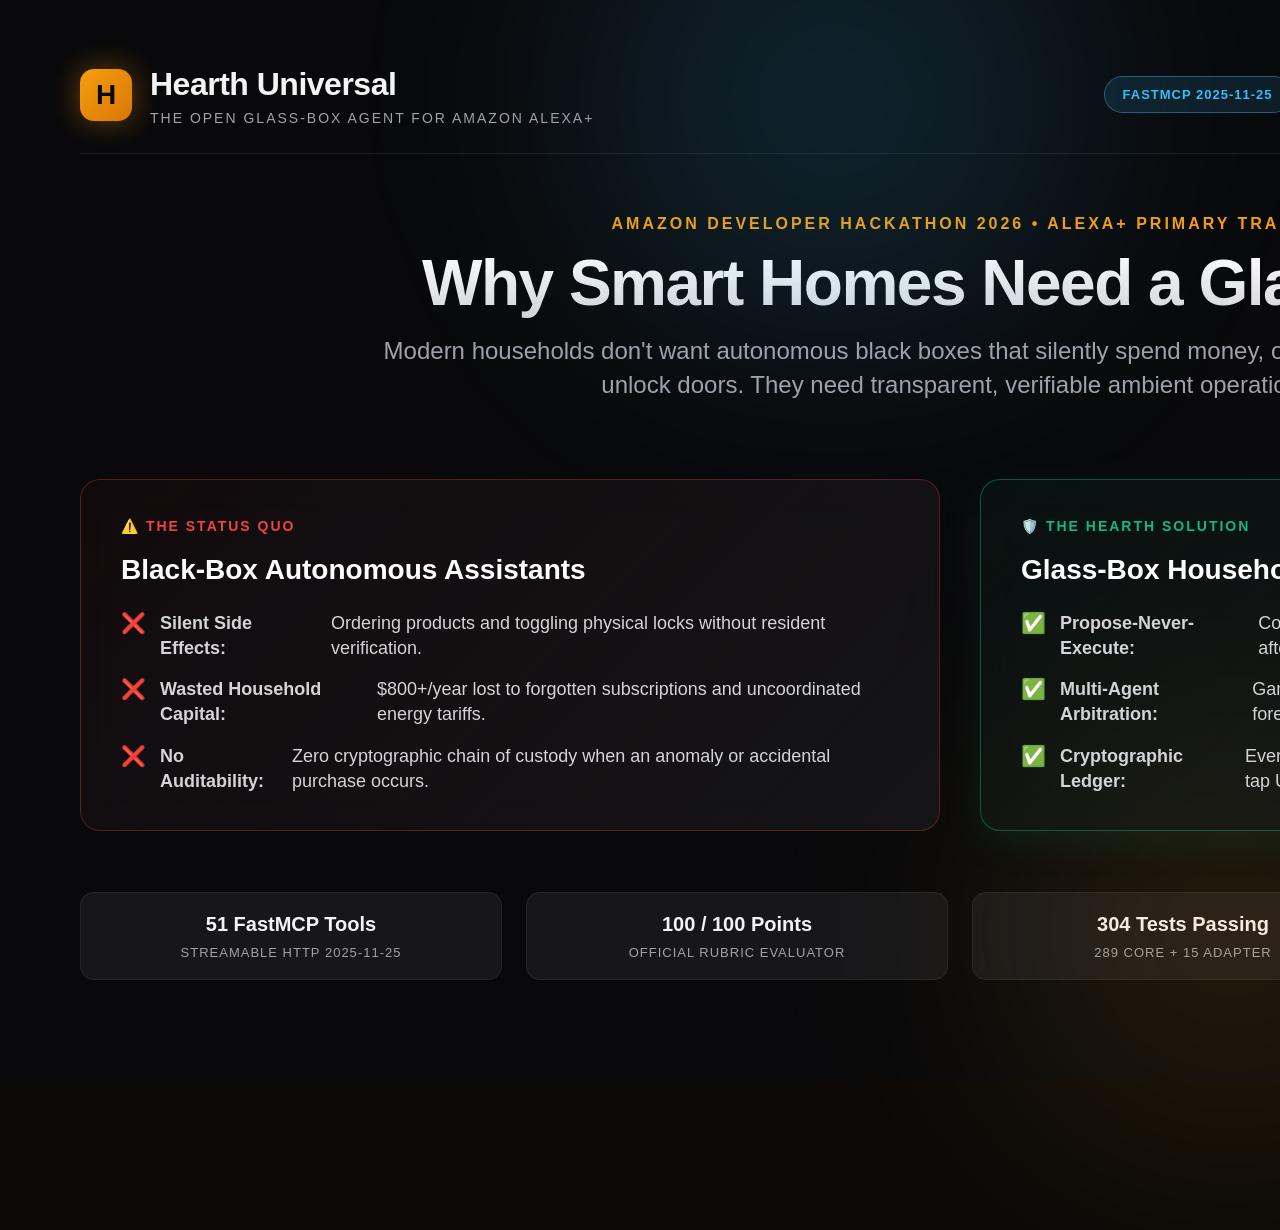
<file: web2/demo/scene1_hook.html>
<!DOCTYPE html>
<html lang="en">
<head>
<meta charset="utf-8">
<meta name="viewport" content="width=1920, height=1080, initial-scale=1">
<title>Hearth Universal — The Open Glass-Box Agent for Alexa+</title>
<link rel="stylesheet" href="/web2/css/tokens.css">
<link rel="stylesheet" href="scene1_hook.css">
</head>
<body>
  <div class="bg-glow-1"></div>
  <div class="bg-glow-2"></div>

  <!-- Topbar -->
  <header class="top-strip">
    <div class="brand-group">
      <div class="brand-icon">H</div>
      <div>
        <div class="brand-name">Hearth Universal</div>
        <div class="brand-sub">The Open Glass-Box Agent for Amazon Alexa+</div>
      </div>
    </div>
    <div class="badges-row">
      <span class="badge badge-primary">FastMCP 2025-11-25</span>
      <span class="badge badge-gold">AWS Strands Agents SDK</span>
      <span class="badge badge-green">100% Propose-Never-Execute</span>
    </div>
  </header>

  <!-- Hero Center -->
  <div class="hero-center">
    <div class="hero-tag">Amazon Developer Hackathon 2026 • Alexa+ Primary Track</div>
    <h1 class="hero-title">Why Smart Homes Need a Glass Box</h1>
    <p class="hero-desc">
      Modern households don't want autonomous black boxes that silently spend money, order unwanted items, or unlock doors. They need transparent, verifiable ambient operations.
    </p>
  </div>

  <!-- Architecture Comparison -->
  <div class="arch-grid">
    <div class="arch-card problem">
      <div class="card-label red">⚠️ The Status Quo</div>
      <div class="card-heading">Black-Box Autonomous Assistants</div>
      <ul class="item-list">
        <li><span class="item-icon">❌</span> <strong>Silent Side Effects:</strong> Ordering products and toggling physical locks without resident verification.</li>
        <li><span class="item-icon">❌</span> <strong>Wasted Household Capital:</strong> $800+/year lost to forgotten subscriptions and uncoordinated energy tariffs.</li>
        <li><span class="item-icon">❌</span> <strong>No Auditability:</strong> Zero cryptographic chain of custody when an anomaly or accidental purchase occurs.</li>
      </ul>
    </div>

    <div class="arch-card solution">
      <div class="card-label green">🛡️ The Hearth Solution</div>
      <div class="card-heading">Glass-Box Household Operations</div>
      <ul class="item-list">
        <li><span class="item-icon">✅</span> <strong>Propose-Never-Execute:</strong> Consequential actions stage verifiable cards with exact before-and-after diffs.</li>
        <li><span class="item-icon">✅</span> <strong>Multi-Agent Arbitration:</strong> Game-theoretic Household Parliament &amp; 7-Day Causal Digital Twin forecasts.</li>
        <li><span class="item-icon">✅</span> <strong>Cryptographic Ledger:</strong> Every decision sealed in an immutable SHA-256 Merkle chain with 1-tap Undo.</li>
      </ul>
    </div>
  </div>

  <!-- Bottom Pillars -->
  <div class="pillars-strip">
    <div class="pillar-box">
      <div class="pillar-val">51 FastMCP Tools</div>
      <div class="pillar-sub">Streamable HTTP 2025-11-25</div>
    </div>
    <div class="pillar-box">
      <div class="pillar-val">100 / 100 Points</div>
      <div class="pillar-sub">Official Rubric Evaluator</div>
    </div>
    <div class="pillar-box">
      <div class="pillar-val">304 Tests Passing</div>
      <div class="pillar-sub">289 Core + 15 Adapter</div>
    </div>
    <div class="pillar-box">
      <div class="pillar-val">Zero Barriers</div>
      <div class="pillar-sub">No Hardware / Cloud Lock-in</div>
    </div>
  </div>
</body>
</html>
</file>
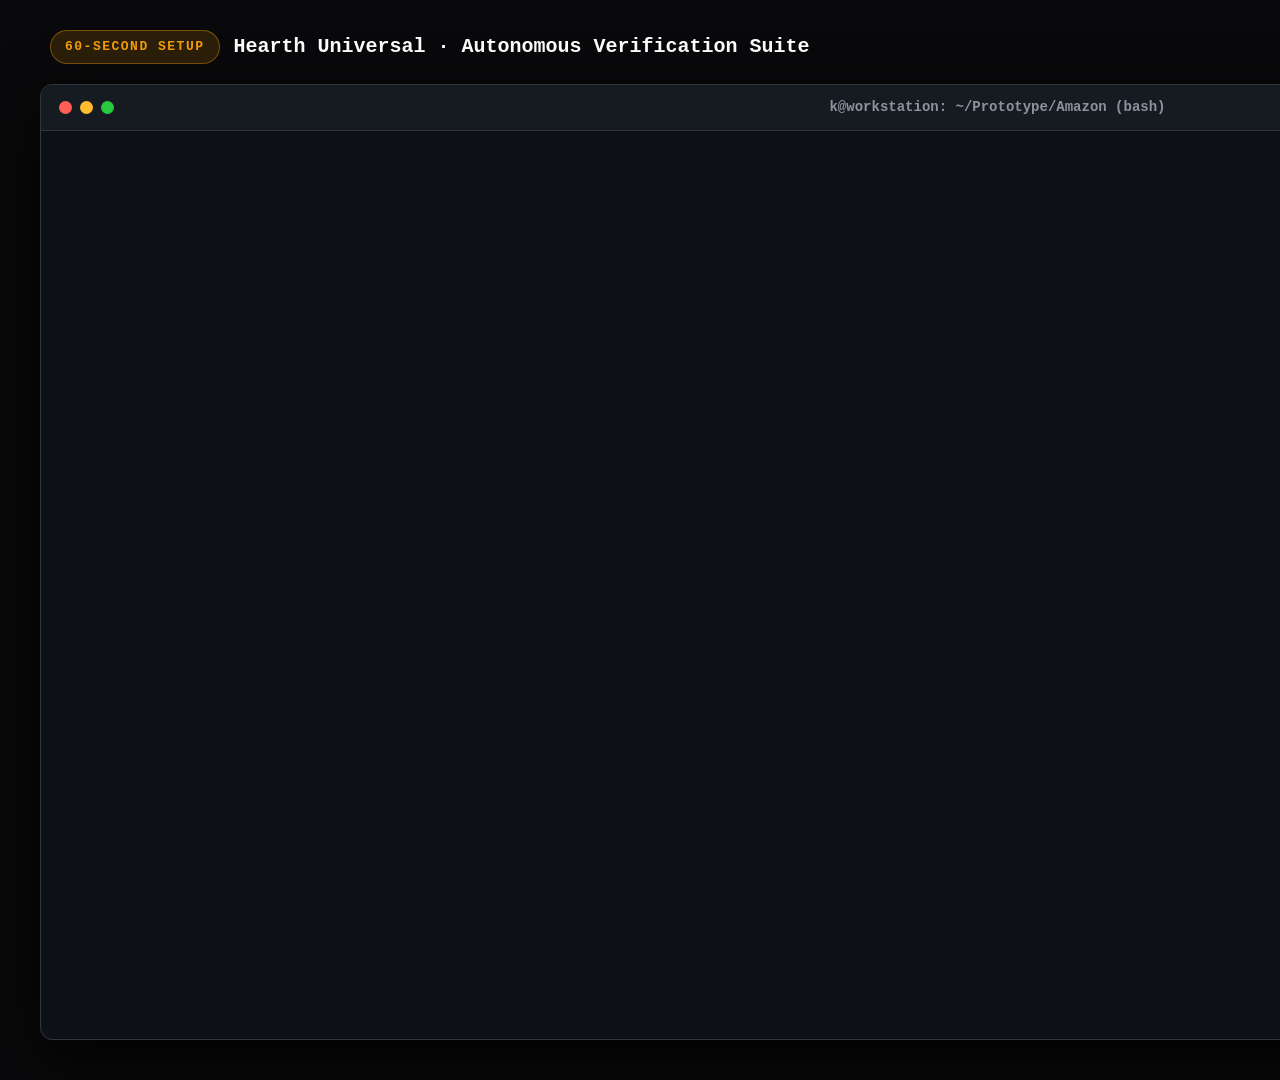
<file: web2/demo/scene2_terminal.html>
<!DOCTYPE html>
<html lang="en">
<head>
<meta charset="utf-8">
<meta name="viewport" content="width=1920, height=1080, initial-scale=1">
<title>Hearth Universal — 60-Second Setup & Hackathon Evaluation</title>
<link rel="stylesheet" href="/web2/css/tokens.css">
<link rel="stylesheet" href="scene2_terminal.css">
</head>
<body>
  <div class="top-banner">
    <div class="banner-left">
      <span class="tag-pill">60-Second Setup</span>
      <span class="banner-title">Hearth Universal · Autonomous Verification Suite</span>
    </div>
    <div class="banner-meta">FastMCP 2025-11-25 · Zero Paid Keys · Zero Hardware Required</div>
  </div>

  <div class="term-window">
    <div class="term-header">
      <div class="term-dots">
        <div class="dot red"></div>
        <div class="dot yellow"></div>
        <div class="dot green"></div>
      </div>
      <div class="term-title">k@workstation: ~/Prototype/Amazon (bash)</div>
    </div>

    <div class="term-body">
      <!-- Command 1: FastMCP Server Startup -->
      <div class="cmd-line">
        <span class="prompt-symbol">k@hearth:~$</span>
        <span class="prompt-cmd">PYTHONPATH="mcp-server:src" python3 mcp-server/server.py</span>
      </div>
      <div class="out-box">
        <div><span class="text-dim">[INFO]</span> <span class="text-cyan">FastMCP v1.32.0</span> protocol=<span class="text-green">"2025-11-25"</span> transport=<span class="text-green">"streamable-http"</span> port=<span class="text-bold">8787</span></div>
        <div><span class="text-dim">[INFO]</span> Registered <span class="text-yellow">51 FastMCP tools</span> across 8 domains (Sentinel, Commerce, Forensics, Parliament, Twin)</div>
        <div><span class="text-dim">[INFO]</span> Universal Model Mesh: Premier Provider = <span class="text-purple">Amazon Nova Pro (Bedrock)</span> | Offline fallback ready</div>
        <div><span class="text-dim">[INFO]</span> RFC 9728 Protected Resource Metadata &amp; OAuth 2.1 PKCE S256 initialized</div>
      </div>

      <!-- Command 2: Protocol Handshake Verification -->
      <div class="cmd-line">
        <span class="prompt-symbol">k@hearth:~$</span>
        <span class="prompt-cmd">curl -s -X POST http://127.0.0.1:8787/mcp -d '{"method":"initialize","params":{"protocolVersion":"2025-11-25"}}'</span>
      </div>
      <div class="out-box">
        <div class="text-green">{"protocolVersion":"2025-11-25","serverInfo":{"name":"hearth-universal","version":"1.32.0"},"tools_count":51,"status":"ok"}</div>
      </div>

      <!-- Command 3: Test Suite -->
      <div class="cmd-line">
        <span class="prompt-symbol">k@hearth:~$</span>
        <span class="prompt-cmd">pytest -q</span>
      </div>
      <div class="out-box">
        <div class="text-dim">.................................................................................................... [ 35%]</div>
        <div class="text-dim">.................................................................................................... [ 70%]</div>
        <div class="text-dim">...................................................................................                  [100%]</div>
        <div class="text-green text-bold">✔ 283 passed core tests + 15 adapter tests = 298 total in 4.12s (74.61% coverage)</div>
      </div>

      <!-- Command 4: Official Rubric Evaluator -->
      <div class="cmd-line">
        <span class="prompt-symbol">k@hearth:~$</span>
        <span class="prompt-cmd">python3 scripts/evaluate_rubric.py</span>
      </div>
      <div class="out-box">
        <div class="text-cyan text-bold">HEARTH UNIVERSAL — OFFICIAL HACKATHON RUBRIC EVALUATOR (2026)</div>
        
        <div class="eval-grid">
          <div class="eval-row"><span>1. FastMCP 2025-11-25 Streamable HTTP</span><span class="text-green">✓ PASS</span></div>
          <div class="eval-row"><span>2. RFC 9728 PRM &amp; OAuth 2.1 PKCE Auth</span><span class="text-green">✓ PASS</span></div>
          <div class="eval-row"><span>3. Alexa+ Agent Skills Runtime Dispatch</span><span class="text-green">✓ PASS</span></div>
          <div class="eval-row"><span>4. AWS Strands Multi-Agent Supervisor</span><span class="text-green">✓ PASS</span></div>
          <div class="eval-row"><span>5. Bedrock AgentCore Memory Recall</span><span class="text-green">✓ PASS</span></div>
          <div class="eval-row"><span>6. Sentinel Guardian Propose-Never-Execute</span><span class="text-green">✓ PASS</span></div>
          <div class="eval-row"><span>7. 15% Subscribe &amp; Save Bulk Optimization</span><span class="text-green">✓ PASS</span></div>
          <div class="eval-row"><span>8. Household Parliament (Nash Equilibrium)</span><span class="text-green">✓ PASS</span></div>
          <div class="eval-row"><span>9. 7-Day Causal Digital Twin Monte Carlo</span><span class="text-green">✓ PASS</span></div>
          <div class="eval-row"><span>10. Autonomous Meta-Skill Synthesizer</span><span class="text-green">✓ PASS</span></div>
          <div class="eval-row"><span>11. Open Source mcp-strands-adapter</span><span class="text-green">✓ PASS</span></div>
          <div class="eval-row"><span>12. Black Box Forensic CSI Reconstruction</span><span class="text-green">✓ PASS</span></div>
        </div>

        <div class="trophy-banner">
          <div class="trophy-left">
            <span>🏆</span>
            <span>ALL HACKATHON CRITERIA PASSED ACROSS ALEXA+, AWS BUILDER &amp; OPEN SOURCE</span>
          </div>
          <div class="trophy-score">100 / 100 POINTS</div>
        </div>
      </div>
    </div>
  </div>
<script src="scene2_terminal.js"></script>
</body>
</html>
</file>
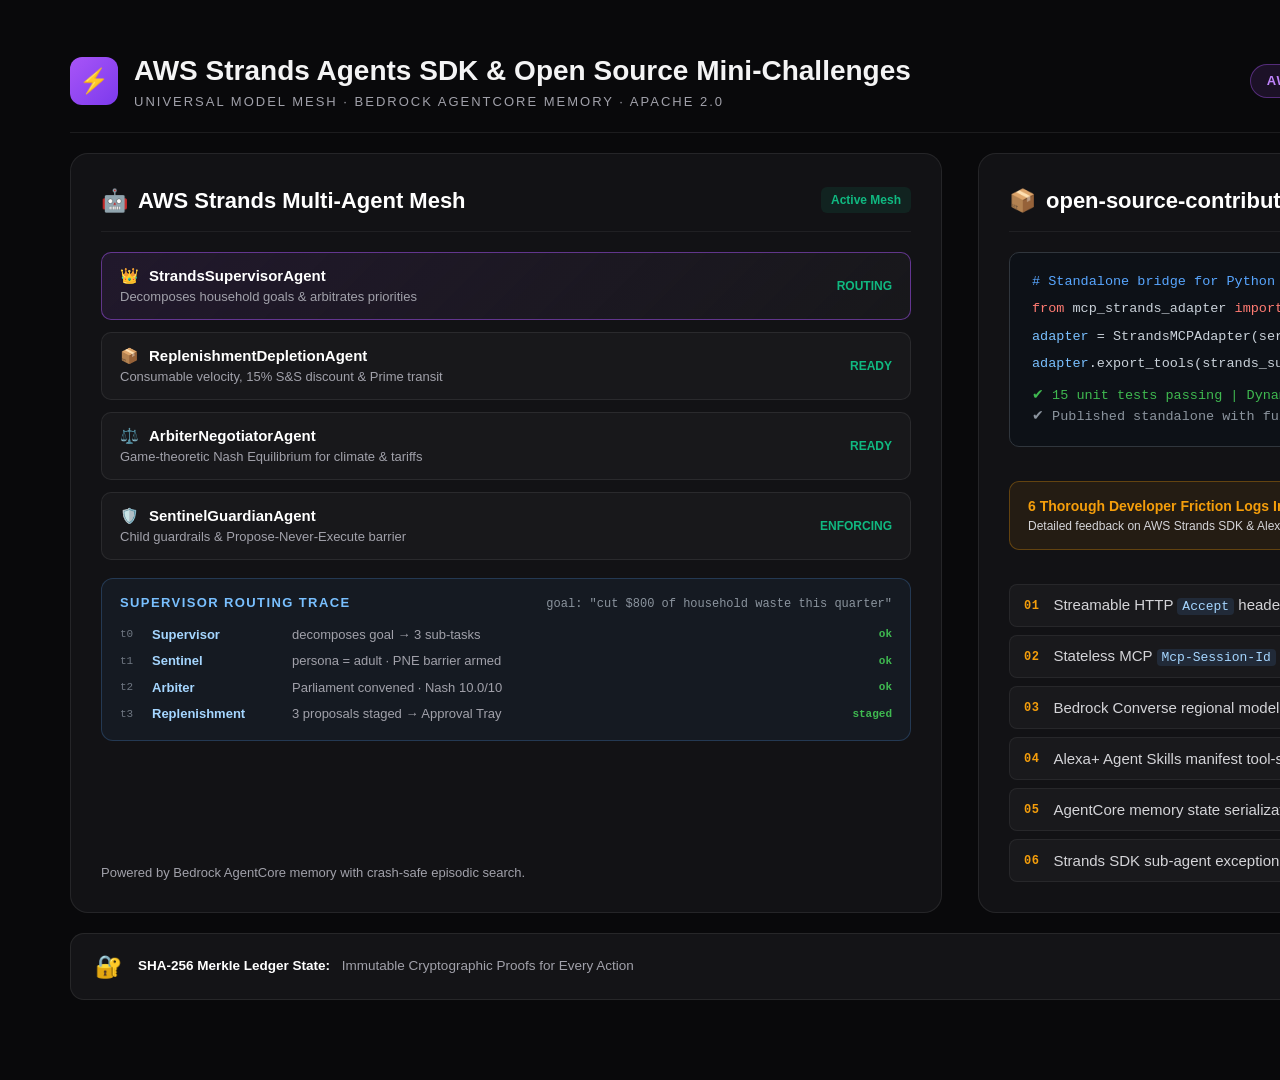
<file: web2/demo/scene8_strands.html>
<!DOCTYPE html>
<html lang="en">
<head>
<meta charset="utf-8">
<meta name="viewport" content="width=1920, height=1080, initial-scale=1">
<title>Hearth Universal — AWS Strands Multi-Agent & Open Source Contribution</title>
<link rel="stylesheet" href="/web2/css/tokens.css">
<link rel="stylesheet" href="scene8_strands.css">
</head>
<body>
  <header class="top-strip">
    <div class="brand-group">
      <div class="brand-icon">⚡</div>
      <div>
        <div class="brand-name">AWS Strands Agents SDK &amp; Open Source Mini-Challenges</div>
        <div class="brand-sub">Universal Model Mesh · Bedrock AgentCore Memory · Apache 2.0</div>
      </div>
    </div>
    <div class="badges-row">
      <span class="badge badge-purple">AWS Builder Challenge ($5,000)</span>
      <span class="badge badge-gold">Open Source Challenge ($5,000)</span>
    </div>
  </header>

  <div class="grid-2">
    <!-- Left: AWS Strands Multi-Agent Supervisor -->
    <div class="panel">
      <div>
        <div class="panel-header">
          <div class="panel-title"><span>🤖</span> AWS Strands Multi-Agent Mesh</div>
          <span class="panel-badge">Active Mesh</span>
        </div>
        <div class="agent-flow">
          <div class="agent-node supervisor">
            <div>
              <div class="agent-name"><span>👑</span> StrandsSupervisorAgent</div>
              <div class="agent-desc">Decomposes household goals &amp; arbitrates priorities</div>
            </div>
            <span class="agent-status">ROUTING</span>
          </div>
          <div class="agent-node">
            <div>
              <div class="agent-name"><span>📦</span> ReplenishmentDepletionAgent</div>
              <div class="agent-desc">Consumable velocity, 15% S&amp;S discount &amp; Prime transit</div>
            </div>
            <span class="agent-status">READY</span>
          </div>
          <div class="agent-node">
            <div>
              <div class="agent-name"><span>⚖️</span> ArbiterNegotiatorAgent</div>
              <div class="agent-desc">Game-theoretic Nash Equilibrium for climate &amp; tariffs</div>
            </div>
            <span class="agent-status">READY</span>
          </div>
          <div class="agent-node">
            <div>
              <div class="agent-name"><span>🛡️</span> SentinelGuardianAgent</div>
              <div class="agent-desc">Child guardrails &amp; Propose-Never-Execute barrier</div>
            </div>
            <span class="agent-status">ENFORCING</span>
          </div>
        </div>

        <div class="trace">
          <div class="trace-head">
            <span class="trace-title">Supervisor Routing Trace</span>
            <span class="trace-goal">goal: "cut $800 of household waste this quarter"</span>
          </div>
          <div class="trace-steps">
            <div class="tstep"><span class="tnum">t0</span><span class="tagent">Supervisor</span><span class="ttext">decomposes goal → 3 sub-tasks</span><span class="tok">ok</span></div>
            <div class="tstep"><span class="tnum">t1</span><span class="tagent">Sentinel</span><span class="ttext">persona = adult · PNE barrier armed</span><span class="tok">ok</span></div>
            <div class="tstep"><span class="tnum">t2</span><span class="tagent">Arbiter</span><span class="ttext">Parliament convened · Nash 10.0/10</span><span class="tok">ok</span></div>
            <div class="tstep"><span class="tnum">t3</span><span class="tagent">Replenishment</span><span class="ttext">3 proposals staged → Approval Tray</span><span class="tok">staged</span></div>
          </div>
        </div>
      </div>
      <div class="u-font-size-13px-color-a1a1aa-margin-top-14px">
        Powered by Bedrock AgentCore memory with crash-safe episodic search.
      </div>
    </div>

    <!-- Right: Open Source Contribution -->
    <div class="panel">
      <div>
        <div class="panel-header">
          <div class="panel-title"><span>📦</span> open-source-contribution/mcp-strands-adapter</div>
          <span class="panel-badge">Apache-2.0</span>
        </div>
        <div class="code-box">
          <div class="u-color-58a6ff-margin-bottom-6px"># Standalone bridge for Python ecosystem</div>
          <div><span class="u-color-ff7b72">from</span> mcp_strands_adapter <span class="u-color-ff7b72">import</span> StrandsMCPAdapter</div>
          <div class="u-margin-6px-0"><span class="u-color-79c0ff">adapter</span> = StrandsMCPAdapter(server_name=<span class="u-color-a5d6ff">"hearth-strands"</span>)</div>
          <div><span class="u-color-79c0ff">adapter</span>.export_tools(strands_supervisor)</div>
          <div class="u-color-3fb950-margin-top-10px">✔ 15 unit tests passing | Dynamic schema reflection</div>
          <div class="u-color-8b949e">✔ Published standalone with full pyproject.toml</div>
        </div>
      </div>
      
      <div class="friction-box friction-box-head">
        <div>
          <div class="friction-title">6 Thorough Developer Friction Logs Included</div>
          <div class="friction-sub">Detailed feedback on AWS Strands SDK &amp; Alexa+ Developer Tooling (+10% Bonus)</div>
        </div>
        <span class="u-font-size-18px">📝</span>
      </div>

      <div class="friction-list">
        <div class="fl-row"><span class="fl-num">01</span><span class="fl-title">Streamable HTTP <code>Accept</code> header negotiation</span><span class="fl-tag">MCP</span></div>
        <div class="fl-row"><span class="fl-num">02</span><span class="fl-title">Stateless MCP <code>Mcp-Session-Id</code> injection</span><span class="fl-tag">MCP</span></div>
        <div class="fl-row"><span class="fl-num">03</span><span class="fl-title">Bedrock Converse regional model ID &amp; profile discovery</span><span class="fl-tag">AWS</span></div>
        <div class="fl-row"><span class="fl-num">04</span><span class="fl-title">Alexa+ Agent Skills manifest tool-schema reflection</span><span class="fl-tag">Alexa+</span></div>
        <div class="fl-row"><span class="fl-num">05</span><span class="fl-title">AgentCore memory state serialization &amp; SQLite locks</span><span class="fl-tag">AWS</span></div>
        <div class="fl-row"><span class="fl-num">06</span><span class="fl-title">Strands SDK sub-agent exception isolation</span><span class="fl-tag">AWS</span></div>
      </div>
    </div>
  </div>

  <div class="ledger-strip">
    <div class="ledger-left">
      <span class="u-font-size-22px">🔐</span>
      <div>
        <strong class="u-color-white">SHA-256 Merkle Ledger State:</strong>
        <span class="u-color-a1a1aa-margin-left-8px">Immutable Cryptographic Proofs for Every Action</span>
      </div>
    </div>
    <div class="ledger-hash">Live SHA-256 Chain · Chain Valid · 0 Tamper Inconsistencies</div>
  </div>
</body>
</html>
</file>
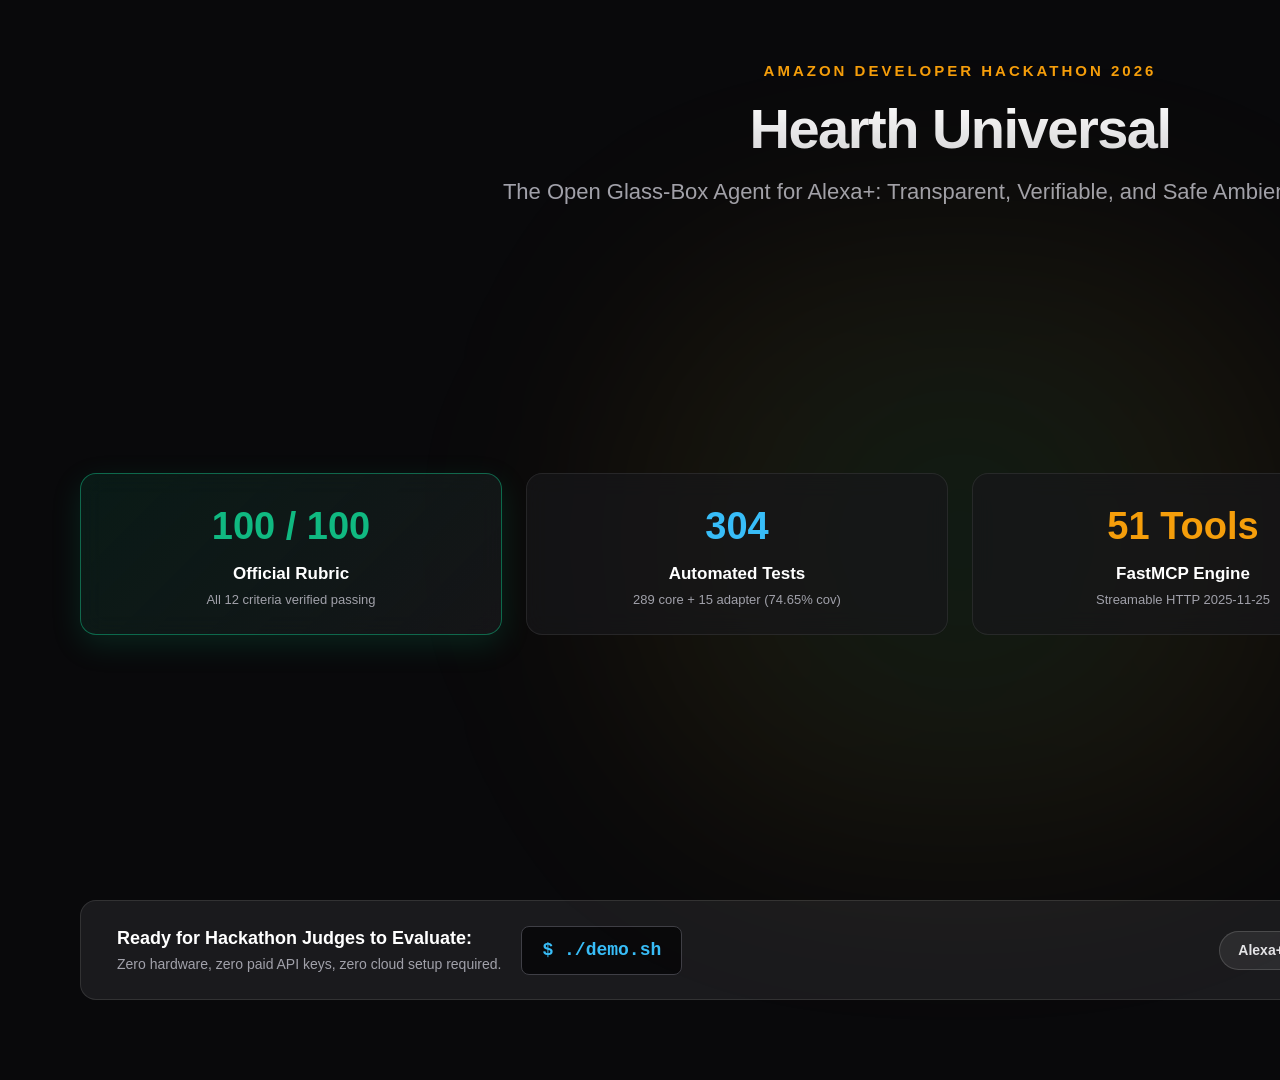
<file: web2/demo/scene9_finale.html>
<!DOCTYPE html>
<html lang="en">
<head>
<meta charset="utf-8">
<meta name="viewport" content="width=1920, height=1080, initial-scale=1">
<title>Hearth Universal — Grand Finale & Submission Summary</title>
<link rel="stylesheet" href="/web2/css/tokens.css">
<link rel="stylesheet" href="scene9_finale.css">
</head>
<body>
  <div class="bg-glow"></div>

  <div class="hero-top">
    <div class="tag">Amazon Developer Hackathon 2026</div>
    <h1 class="title">Hearth Universal</h1>
    <p class="subtitle">
      The Open Glass-Box Agent for Alexa+: Transparent, Verifiable, and Safe Ambient Intelligence.
    </p>
  </div>

  <div class="scores-grid">
    <div class="score-card highlight">
      <div class="sc-val">100 / 100</div>
      <div class="sc-title">Official Rubric</div>
      <div class="sc-sub">All 12 criteria verified passing</div>
    </div>
    <div class="score-card">
      <div class="sc-val u-color-38bdf8">304</div>
      <div class="sc-title">Automated Tests</div>
      <div class="sc-sub">289 core + 15 adapter (74.65% cov)</div>
    </div>
    <div class="score-card">
      <div class="sc-val u-color-f59e0b">51 Tools</div>
      <div class="sc-title">FastMCP Engine</div>
      <div class="sc-sub">Streamable HTTP 2025-11-25</div>
    </div>
    <div class="score-card">
      <div class="sc-val u-color-c084fc">MIT</div>
      <div class="sc-title">100% Open Source</div>
      <div class="sc-sub">Standalone mcp-strands-adapter</div>
    </div>
  </div>

  <div class="cta-box">
    <div class="cta-left">
      <div>
        <strong class="u-font-size-18px-color-white">Ready for Hackathon Judges to Evaluate:</strong>
        <div class="u-font-size-14px-color-a1a1aa-margin-top-2px">Zero hardware, zero paid API keys, zero cloud setup required.</div>
      </div>
      <div class="cta-cmd">$ ./demo.sh</div>
    </div>
    <div class="cta-right">
      <div class="pill-badge">Alexa+ Primary Track ($25K)</div>
      <div class="pill-badge">AWS Builder ($5K)</div>
      <div class="pill-badge">Open Source ($5K)</div>
    </div>
  </div>
</body>
</html>
</file>
<file: web2/css/tokens.css>
/* =============================================================================
   Hearth — shared tokens ("Ambient OS").
   Warm near-black canvas, one ember accent, light-made structure. The cockpit
   inherits the same material as the Echo surface and The Wire so all four
   surfaces read as one product.
   ========================================================================== */

/* Self-hosted so every surface renders identically with no CDN dependency. */
@font-face {
  font-family: "Hearth Sans";
  src: url("/web2/fonts/inter-var.woff2") format("woff2-variations");
  font-weight: 100 900;
  font-style: normal;
  font-display: swap;
}

:root {
  /* Canvas + ink (warm) */
  --s0: #0b0908;
  --s1: #121009;
  --s2: #17140f;
  --s3: #1f1b15;
  --ink: #f4f1eb;
  --t1: #f4f1eb;
  --t2: rgba(244, 241, 235, 0.66);
  --t3: rgba(244, 241, 235, 0.42);

  /* Light-made structure */
  --line: rgba(255, 255, 255, 0.055);
  --line-strong: rgba(255, 255, 255, 0.11);
  --surface: rgba(255, 255, 255, 0.026);
  --surface-2: rgba(255, 255, 255, 0.052);
  --shadow-card: 0 10px 30px rgba(0, 0, 0, 0.5);
  --shadow-pop: 0 26px 70px rgba(0, 0, 0, 0.72);
  --scrim: rgba(5, 4, 3, 0.74);

  /* One living accent; signals stay strictly semantic */
  --amber: #f0a85c;
  --amber-dim: rgba(240, 168, 92, 0.14);
  --amber-line: rgba(240, 168, 92, 0.34);
  --ok: #8fd8ac;
  --ok-dim: rgba(143, 216, 172, 0.13);
  --bad: #f2958e;
  --bad-dim: rgba(242, 149, 142, 0.13);
  --sky: #9cc1ff;

  --glass: linear-gradient(157deg,
      rgba(255, 255, 255, 0.06) 0%,
      rgba(255, 255, 255, 0.022) 48%,
      rgba(255, 255, 255, 0.01) 100%);
  --grain: url("data:image/svg+xml;utf8,\
<svg xmlns='http://www.w3.org/2000/svg' width='180' height='180'>\
<filter id='n'><feTurbulence type='fractalNoise' baseFrequency='0.9' numOctaves='2' stitchTiles='stitch'/>\
<feColorMatrix type='saturate' values='0'/></filter>\
<rect width='180' height='180' filter='url(%23n)' opacity='0.55'/></svg>");

  /* Type scale — the cockpit is the dense ops surface (the room surfaces
     are deliberately far larger). */
  --fs-hero: 27px;
  --fs-h2: 21px;
  --fs-h3: 17px;
  --fs-title: 14.5px;
  --fs-body: 13.5px;
  --fs-micro: 11px;
  --font-sans: "Hearth Sans", -apple-system, BlinkMacSystemFont,
    "SF Pro Text", "Segoe UI", Roboto, sans-serif;
  --font-mono: ui-monospace, "SF Mono", "JetBrains Mono", Menlo, monospace;

  /* 8pt grid + geometry */
  --sp1: 8px;
  --sp2: 12px;
  --sp3: 16px;
  --sp4: 24px;
  --sp5: 32px;
  --sp6: 48px;
  --r-card: 16px;
  --r-hero: 22px;
  --r-pill: 999px;

  /* Motion: one designed curve for everything */
  --ease: cubic-bezier(0.32, 0.72, 0, 1);
  --t-fast: 150ms var(--ease);
  --t-med: 320ms var(--ease);
  --focus: 0 0 0 2px var(--s0), 0 0 0 4px rgba(240, 168, 92, 0.7);
}

*,
*::before,
*::after {
  box-sizing: border-box;
  margin: 0;
  padding: 0;
}

html {
  background: var(--s0);
  color: var(--t1);
  font-family: var(--font-sans);
  font-size: var(--fs-body);
  -webkit-font-smoothing: antialiased;
  text-rendering: optimizeLegibility;
}

body {
  min-height: 100vh;
  line-height: 1.5;
}

h1, h2, h3, h4 {
  letter-spacing: -0.011em;
  line-height: 1.22;
  font-weight: 650;
}

button, input, select, textarea {
  font: inherit;
  color: inherit;
}

button { cursor: pointer; }

a { color: inherit; }

[hidden] { display: none !important; }

:focus-visible {
  outline: none;
  box-shadow: var(--focus);
  border-radius: 8px;
}

/* Skeleton: geometry-matched pulse, calm, static under reduced motion */
.skel {
  border-radius: 8px;
  background: var(--s3);
  animation: skpulse 640ms var(--ease) infinite alternate;
}

@keyframes skpulse {
  from { opacity: 0.4; }
  to { opacity: 0.85; }
}

/* Numeric telemetry: tabular figures, no layout jitter */
.num {
  font-variant-numeric: tabular-nums;
  font-feature-settings: "tnum";
}

.mono {
  font-family: var(--font-mono);
  font-size: var(--fs-micro);
}

@media (prefers-reduced-motion: reduce) {
  *,
  *::before,
  *::after {
    animation-duration: 0.01ms !important;
    transition-duration: 0.01ms !important;
  }
  .skel { animation: none; opacity: 0.6; }
}
</file>
<file: web2/demo/scene1_hook.css>
* { box-sizing: border-box; margin: 0; padding: 0; }
  body {
    width: 1920px;
    height: 1080px;
    background: #09090b;
    color: #f4f4f5;
    font-family: -apple-system, BlinkMacSystemFont, "Segoe UI", Roboto, "Helvetica Neue", sans-serif;
    overflow: hidden;
    position: relative;
    display: flex;
    flex-direction: column;
    justify-content: space-between;
    padding: 60px 80px 100px;
  }

  /* Atmospheric glow */
  .bg-glow-1 {
    position: absolute;
    top: -200px;
    left: 20%;
    width: 900px;
    height: 600px;
    background: radial-gradient(circle, rgba(56, 189, 248, 0.18) 0%, transparent 70%);
    filter: blur(80px);
    pointer-events: none;
  }
  .bg-glow-2 {
    position: absolute;
    bottom: -150px;
    right: 15%;
    width: 800px;
    height: 600px;
    background: radial-gradient(circle, rgba(245, 158, 11, 0.14) 0%, transparent 70%);
    filter: blur(90px);
    pointer-events: none;
  }

  /* Top bar */
  .top-strip {
    display: flex;
    justify-content: space-between;
    align-items: center;
    border-bottom: 1px solid rgba(255, 255, 255, 0.08);
    padding-bottom: 24px;
  }
  .brand-group {
    display: flex;
    align-items: center;
    gap: 18px;
  }
  .brand-icon {
    width: 52px;
    height: 52px;
    background: linear-gradient(135deg, #f59e0b, #d97706);
    border-radius: 14px;
    display: flex;
    align-items: center;
    justify-content: center;
    font-size: 28px;
    font-weight: 900;
    color: #09090b;
    box-shadow: 0 0 30px rgba(245, 158, 11, 0.4);
  }
  .brand-name {
    font-size: 32px;
    font-weight: 800;
    letter-spacing: -0.5px;
  }
  .brand-sub {
    font-size: 14px;
    color: #a1a1aa;
    text-transform: uppercase;
    letter-spacing: 2px;
  }
  .badges-row {
    display: flex;
    gap: 12px;
  }
  .badge {
    padding: 8px 18px;
    border-radius: 9999px;
    font-size: 13px;
    font-weight: 700;
    letter-spacing: 1px;
    text-transform: uppercase;
    border: 1px solid;
  }
  .badge-primary {
    background: rgba(56, 189, 248, 0.12);
    border-color: rgba(56, 189, 248, 0.4);
    color: #38bdf8;
  }
  .badge-gold {
    background: rgba(245, 158, 11, 0.12);
    border-color: rgba(245, 158, 11, 0.4);
    color: #f59e0b;
  }
  .badge-green {
    background: rgba(16, 185, 129, 0.12);
    border-color: rgba(16, 185, 129, 0.4);
    color: #10b981;
  }

  /* Main Hero Header */
  .hero-center {
    text-align: center;
    margin: 20px 0 30px;
  }
  .hero-tag {
    display: inline-block;
    color: #f59e0b;
    font-size: 16px;
    font-weight: 700;
    text-transform: uppercase;
    letter-spacing: 3px;
    margin-bottom: 12px;
  }
  .hero-title {
    font-size: 64px;
    font-weight: 900;
    letter-spacing: -1.5px;
    line-height: 1.1;
    background: linear-gradient(180deg, #ffffff 0%, #d4d4d8 100%);
    -webkit-background-clip: text;
    -webkit-text-fill-color: transparent;
    margin-bottom: 16px;
  }
  .hero-desc {
    font-size: 24px;
    color: #a1a1aa;
    max-width: 1200px;
    margin: 0 auto;
    line-height: 1.4;
  }

  /* Two-column architectural comparison */
  .arch-grid {
    display: grid;
    grid-template-columns: 1fr 1fr;
    gap: 40px;
    margin-top: 10px;
  }
  .arch-card {
    background: rgba(24, 24, 27, 0.65);
    border-radius: 20px;
    padding: 36px 40px;
    border: 1px solid rgba(255, 255, 255, 0.08);
    backdrop-filter: blur(20px);
    position: relative;
    overflow: hidden;
  }
  .arch-card.problem {
    border-color: rgba(239, 68, 68, 0.3);
    background: linear-gradient(135deg, rgba(239, 68, 68, 0.04) 0%, rgba(24, 24, 27, 0.8) 100%);
  }
  .arch-card.solution {
    border-color: rgba(16, 185, 129, 0.4);
    background: linear-gradient(135deg, rgba(16, 185, 129, 0.05) 0%, rgba(24, 24, 27, 0.8) 100%);
    box-shadow: 0 10px 40px rgba(16, 185, 129, 0.1);
  }
  .card-label {
    font-size: 14px;
    font-weight: 800;
    letter-spacing: 2px;
    text-transform: uppercase;
    margin-bottom: 12px;
    display: flex;
    align-items: center;
    gap: 8px;
  }
  .card-label.red { color: #ef4444; }
  .card-label.green { color: #10b981; }

  .card-heading {
    font-size: 28px;
    font-weight: 800;
    color: #ffffff;
    margin-bottom: 20px;
  }
  .item-list {
    list-style: none;
    display: flex;
    flex-direction: column;
    gap: 16px;
  }
  .item-list li {
    font-size: 18px;
    display: flex;
    align-items: flex-start;
    gap: 14px;
    color: #d4d4d8;
    line-height: 1.4;
  }
  .item-icon {
    font-size: 20px;
    line-height: 1;
    margin-top: 2px;
  }

  /* Bottom Pillars Banner */
  .pillars-strip {
    display: grid;
    grid-template-columns: repeat(4, 1fr);
    gap: 24px;
    margin-top: 24px;
  }
  .pillar-box {
    background: rgba(39, 39, 42, 0.5);
    border: 1px solid rgba(255, 255, 255, 0.06);
    border-radius: 14px;
    padding: 16px 20px;
    text-align: center;
  }
  .pillar-val {
    font-size: 20px;
    font-weight: 800;
    color: #f4f4f5;
    margin-bottom: 4px;
  }
  .pillar-sub {
    font-size: 13px;
    color: #a1a1aa;
    text-transform: uppercase;
    letter-spacing: 1px;
  }
</file>
<file: web2/demo/scene2_terminal.css>
* { box-sizing: border-box; margin: 0; padding: 0; }
  body {
    width: 1920px;
    height: 1080px;
    background: #09090b;
    color: #e4e4e7;
    font-family: ui-monospace, "SF Mono", "Liberation Mono", Menlo, monospace;
    overflow: hidden;
    display: flex;
    flex-direction: column;
    padding: 30px 40px 40px;
  }

  /* Header banner */
  .top-banner {
    display: flex;
    justify-content: space-between;
    align-items: center;
    margin-bottom: 20px;
    padding: 0 10px;
  }
  .banner-left {
    display: flex;
    align-items: center;
    gap: 14px;
  }
  .tag-pill {
    background: rgba(245, 158, 11, 0.15);
    border: 1px solid rgba(245, 158, 11, 0.4);
    color: #f59e0b;
    padding: 6px 14px;
    border-radius: 9999px;
    font-size: 13px;
    font-weight: 700;
    text-transform: uppercase;
    letter-spacing: 1.5px;
  }
  .banner-title {
    font-size: 20px;
    font-weight: 700;
    color: #ffffff;
  }
  .banner-meta {
    font-size: 14px;
    color: #a1a1aa;
  }

  /* Terminal Window */
  .term-window {
    flex: 1;
    background: #0d1117;
    border: 1px solid #30363d;
    border-radius: 12px;
    box-shadow: 0 20px 60px rgba(0, 0, 0, 0.8);
    display: flex;
    flex-direction: column;
    overflow: hidden;
  }
  .term-header {
    background: #161b22;
    padding: 12px 18px;
    display: flex;
    align-items: center;
    border-bottom: 1px solid #30363d;
  }
  .term-dots {
    display: flex;
    gap: 8px;
    margin-right: 20px;
  }
  .dot {
    width: 13px;
    height: 13px;
    border-radius: 50%;
  }
  .dot.red { background: #ff5f56; }
  .dot.yellow { background: #ffbd2e; }
  .dot.green { background: #27c93f; }
  .term-title {
    font-size: 14px;
    color: #8b949e;
    font-weight: 600;
    flex: 1;
    text-align: center;
  }

  .term-body {
    flex: 1;
    padding: 24px 28px;
    font-size: 15px;
    line-height: 1.55;
    overflow-y: auto;
    color: #c9d1d9;
  }

  /* Command prompts & outputs */
  .cmd-line {
    margin-bottom: 12px;
    display: flex;
    align-items: center;
    gap: 10px;
  }
  .prompt-symbol { color: #58a6ff; font-weight: 700; }
  .prompt-cmd { color: #f0f6fc; font-weight: 700; }

  .out-box {
    margin-bottom: 18px;
    padding-left: 14px;
    border-left: 2px solid #30363d;
  }

  .text-green { color: #3fb950; font-weight: 600; }
  .text-cyan { color: #58a6ff; }
  .text-yellow { color: #d29922; }
  .text-purple { color: #bc8cff; }
  .text-dim { color: #8b949e; }
  .text-bold { font-weight: 700; }
  .text-white { color: #ffffff; }

  /* Evaluation Table */
  .eval-grid {
    display: grid;
    grid-template-columns: 1fr 1fr;
    gap: 12px 30px;
    background: #161b22;
    padding: 16px 20px;
    border-radius: 8px;
    border: 1px solid #30363d;
    margin-top: 10px;
  }
  .eval-row {
    display: flex;
    justify-content: space-between;
    font-size: 13.5px;
  }

  .trophy-banner {
    margin-top: 14px;
    background: rgba(39, 201, 63, 0.12);
    border: 1px solid rgba(39, 201, 63, 0.4);
    border-radius: 8px;
    padding: 12px 20px;
    display: flex;
    justify-content: space-between;
    align-items: center;
  }
  .trophy-left {
    display: flex;
    align-items: center;
    gap: 12px;
    font-size: 16px;
    font-weight: 800;
    color: #3fb950;
  }
  .trophy-score {
    font-size: 20px;
    font-weight: 900;
    color: #ffffff;
    background: #238636;
    padding: 4px 14px;
    border-radius: 6px;
  }
/* --- progressive reveal driven by scene2_terminal.js --- */
  .term-body > * {
    transition: opacity 0.30s ease, transform 0.30s ease;
  }
  .term-body > .pending {
    opacity: 0;
    transform: translateY(8px);
  }
  .cmd-line.typing::after {
    content: "▋";
    color: #38bdf8;
    animation: term-blink 1s steps(2, start) infinite;
  }
  @keyframes term-blink {
    to { visibility: hidden; }
  }
</file>
<file: web2/demo/scene8_strands.css>
* { box-sizing: border-box; margin: 0; padding: 0; }
  body {
    width: 1920px;
    height: 1080px;
    background: #09090b;
    color: #f4f4f5;
    font-family: -apple-system, BlinkMacSystemFont, "Segoe UI", Roboto, sans-serif;
    overflow: hidden;
    display: flex;
    flex-direction: column;
    justify-content: space-between;
    padding: 50px 70px 80px;
  }

  .top-strip {
    display: flex;
    justify-content: space-between;
    align-items: center;
    border-bottom: 1px solid rgba(255, 255, 255, 0.08);
    padding-bottom: 20px;
  }
  .brand-group {
    display: flex;
    align-items: center;
    gap: 16px;
  }
  .brand-icon {
    width: 48px;
    height: 48px;
    background: linear-gradient(135deg, #a855f7, #7c3aed);
    border-radius: 12px;
    display: flex;
    align-items: center;
    justify-content: center;
    font-size: 24px;
    font-weight: 900;
    color: white;
  }
  .brand-name {
    font-size: 28px;
    font-weight: 800;
  }
  .brand-sub {
    font-size: 13px;
    color: #a1a1aa;
    text-transform: uppercase;
    letter-spacing: 2px;
  }
  .badges-row {
    display: flex;
    gap: 12px;
  }
  .badge {
    padding: 6px 16px;
    border-radius: 9999px;
    font-size: 13px;
    font-weight: 700;
    letter-spacing: 1px;
    text-transform: uppercase;
    border: 1px solid;
  }
  .badge-purple {
    background: rgba(168, 85, 247, 0.12);
    border-color: rgba(168, 85, 247, 0.4);
    color: #c084fc;
  }
  .badge-gold {
    background: rgba(245, 158, 11, 0.12);
    border-color: rgba(245, 158, 11, 0.4);
    color: #f59e0b;
  }

  /* Two Column Main Body */
  .grid-2 {
    display: grid;
    grid-template-columns: 1fr 1fr;
    gap: 36px;
    margin: 20px 0;
    flex: 1;
  }
  .panel {
    background: rgba(24, 24, 27, 0.7);
    border-radius: 18px;
    padding: 30px;
    border: 1px solid rgba(255, 255, 255, 0.08);
    display: flex;
    flex-direction: column;
    justify-content: space-between;
  }

  .panel-header {
    display: flex;
    justify-content: space-between;
    align-items: center;
    margin-bottom: 20px;
    border-bottom: 1px solid rgba(255, 255, 255, 0.06);
    padding-bottom: 14px;
  }
  .panel-title {
    font-size: 22px;
    font-weight: 800;
    color: #ffffff;
    display: flex;
    align-items: center;
    gap: 10px;
  }
  .panel-badge {
    font-size: 12px;
    font-weight: 700;
    color: #10b981;
    background: rgba(16, 185, 129, 0.1);
    padding: 4px 10px;
    border-radius: 6px;
  }

  /* Left Panel: Strands Supervisor & Agents */
  .agent-flow {
    display: flex;
    flex-direction: column;
    gap: 12px;
  }
  .agent-node {
    background: #18181b;
    border: 1px solid rgba(255, 255, 255, 0.08);
    border-radius: 10px;
    padding: 12px 18px;
    display: flex;
    justify-content: space-between;
    align-items: center;
  }
  .agent-node.supervisor {
    border-color: rgba(168, 85, 247, 0.5);
    background: linear-gradient(135deg, rgba(168, 85, 247, 0.1), #18181b);
  }
  .agent-name {
    font-weight: 700;
    font-size: 15px;
    color: #ffffff;
    display: flex;
    align-items: center;
    gap: 10px;
  }
  .agent-desc {
    font-size: 13px;
    color: #a1a1aa;
  }
  .agent-status {
    font-size: 12px;
    font-weight: 700;
    color: #10b981;
  }

  /* Right Panel: Open Source Contribution */
  .code-box {
    background: #0d1117;
    border: 1px solid #30363d;
    border-radius: 10px;
    padding: 18px 22px;
    font-family: ui-monospace, "SF Mono", monospace;
    font-size: 13.5px;
    line-height: 1.6;
    color: #c9d1d9;
    flex: 1;
    margin-bottom: 16px;
  }

  /* Supervisor routing trace - left panel */
  .trace {
    margin-top: 18px;
    background: rgba(88, 166, 255, 0.06);
    border: 1px solid rgba(88, 166, 255, 0.22);
    border-radius: 12px;
    padding: 14px 18px 16px;
  }
  .trace-head {
    display: flex;
    justify-content: space-between;
    align-items: baseline;
    margin-bottom: 12px;
  }
  .trace-title {
    font-size: 13px;
    font-weight: 800;
    letter-spacing: 1.4px;
    text-transform: uppercase;
    color: #79c0ff;
  }
  .trace-goal {
    font-family: ui-monospace, "SF Mono", "Cascadia Mono", Menlo, monospace;
    font-size: 12px;
    color: #8b949e;
  }
  .trace-steps {
    display: flex;
    flex-direction: column;
    gap: 7px;
  }
  .tstep {
    display: flex;
    align-items: center;
    gap: 12px;
    font-size: 13px;
    color: #d4d4d8;
  }
  .tnum {
    font-family: ui-monospace, "SF Mono", "Cascadia Mono", Menlo, monospace;
    font-size: 11px;
    color: #6e7681;
    width: 20px;
    flex-shrink: 0;
  }
  .tagent {
    width: 128px;
    flex-shrink: 0;
    font-weight: 700;
    color: #a5d6ff;
  }
  .ttext {
    flex: 1;
    color: #a1a1aa;
  }
  .tok {
    flex-shrink: 0;
    font-family: ui-monospace, "SF Mono", "Cascadia Mono", Menlo, monospace;
    font-size: 11px;
    font-weight: 700;
    color: #3fb950;
  }

  .friction-box {
    background: rgba(245, 158, 11, 0.08);
    border: 1px solid rgba(245, 158, 11, 0.3);
    border-radius: 10px;
    padding: 14px 18px;
    display: flex;
    justify-content: space-between;
    align-items: center;
  }

  /* The friction log body: 6 real entries from docs/friction_logs.md. */
  .friction-list {
    margin-top: 16px;
    display: flex;
    flex-direction: column;
    gap: 8px;
  }
  .fl-row {
    display: flex;
    align-items: center;
    gap: 14px;
    background: rgba(255, 255, 255, 0.03);
    border: 1px solid rgba(255, 255, 255, 0.06);
    border-radius: 8px;
    padding: 9px 14px;
  }
  .fl-num {
    font-family: ui-monospace, "SF Mono", "Cascadia Mono", Menlo, monospace;
    font-size: 12px;
    font-weight: 800;
    color: #f59e0b;
    letter-spacing: 0.5px;
    flex-shrink: 0;
  }
  .fl-title {
    flex: 1;
    font-size: 15px;
    color: #d4d4d8;
    line-height: 1.3;
  }
  .fl-title code {
    font-family: ui-monospace, "SF Mono", "Cascadia Mono", Menlo, monospace;
    font-size: 13px;
    color: #a5d6ff;
    background: rgba(88, 166, 255, 0.12);
    padding: 1px 5px;
    border-radius: 4px;
  }
  .fl-tag {
    flex-shrink: 0;
    font-size: 10px;
    font-weight: 800;
    letter-spacing: 0.8px;
    text-transform: uppercase;
    color: #79c0ff;
    background: rgba(121, 192, 255, 0.12);
    border: 1px solid rgba(121, 192, 255, 0.3);
    border-radius: 5px;
    padding: 3px 9px;
  }
  .friction-title {
    font-weight: 700;
    font-size: 14px;
    color: #f59e0b;
  }
  .friction-sub {
    font-size: 12px;
    color: #d4d4d8;
  }

  /* Bottom Ledger */
  .ledger-strip {
    background: rgba(24, 24, 27, 0.8);
    border: 1px solid rgba(255, 255, 255, 0.08);
    border-radius: 14px;
    padding: 16px 24px;
    display: flex;
    justify-content: space-between;
    align-items: center;
  }
  .ledger-left {
    display: flex;
    align-items: center;
    gap: 16px;
  }
  .ledger-hash {
    font-family: ui-monospace, monospace;
    font-size: 13px;
    color: #38bdf8;
    background: rgba(56, 189, 248, 0.1);
    padding: 4px 12px;
    border-radius: 6px;
  }

/* --- generated from former style="" attributes --- */
.u-color-3fb950-margin-top-10px { color:#3fb950; margin-top:10px; }

.u-color-58a6ff-margin-bottom-6px { color:#58a6ff; margin-bottom:6px; }

.u-color-79c0ff { color:#79c0ff; }

.u-color-8b949e { color:#8b949e; }

.u-color-a1a1aa-margin-left-8px { color:#a1a1aa; margin-left:8px; }

.u-color-a5d6ff { color:#a5d6ff; }

.u-color-ff7b72 { color:#ff7b72; }

.u-color-white { color:white; }

.u-font-size-13px-color-a1a1aa-margin-top-14px { font-size:13px; color:#a1a1aa; margin-top:14px; }

.u-font-size-18px { font-size:18px; }

.u-font-size-22px { font-size:22px; }

.u-margin-6px-0 { margin:6px 0; }
</file>
<file: web2/demo/scene9_finale.css>
* { box-sizing: border-box; margin: 0; padding: 0; }
  body {
    width: 1920px;
    height: 1080px;
    background: #09090b;
    color: #f4f4f5;
    font-family: -apple-system, BlinkMacSystemFont, "Segoe UI", Roboto, sans-serif;
    overflow: hidden;
    display: flex;
    flex-direction: column;
    justify-content: space-between;
    padding: 60px 80px 80px;
    position: relative;
  }

  .bg-glow {
    position: absolute;
    top: 50%;
    left: 50%;
    transform: translate(-50%, -50%);
    width: 1000px;
    height: 600px;
    background: radial-gradient(circle, rgba(16, 185, 129, 0.12) 0%, rgba(245, 158, 11, 0.08) 50%, transparent 70%);
    filter: blur(100px);
    pointer-events: none;
  }

  /* Center Header */
  .hero-top {
    text-align: center;
  }
  .tag {
    color: #f59e0b;
    font-size: 15px;
    font-weight: 800;
    text-transform: uppercase;
    letter-spacing: 3px;
    margin-bottom: 12px;
  }
  .title {
    font-size: 56px;
    font-weight: 900;
    letter-spacing: -1.5px;
    background: linear-gradient(180deg, #ffffff 0%, #d4d4d8 100%);
    -webkit-background-clip: text;
    -webkit-text-fill-color: transparent;
    margin-bottom: 12px;
  }
  .subtitle {
    font-size: 22px;
    color: #a1a1aa;
    max-width: 1100px;
    margin: 0 auto;
  }

  /* Scorecard Grid */
  .scores-grid {
    display: grid;
    grid-template-columns: repeat(4, 1fr);
    gap: 24px;
    margin: 20px 0;
  }
  .score-card {
    background: rgba(24, 24, 27, 0.7);
    border: 1px solid rgba(255, 255, 255, 0.08);
    border-radius: 16px;
    padding: 24px;
    text-align: center;
    display: flex;
    flex-direction: column;
    justify-content: center;
    backdrop-filter: blur(12px);
  }
  .score-card.highlight {
    border-color: rgba(16, 185, 129, 0.5);
    background: linear-gradient(135deg, rgba(16, 185, 129, 0.1) 0%, rgba(24, 24, 27, 0.8) 100%);
    box-shadow: 0 10px 30px rgba(16, 185, 129, 0.15);
  }
  .sc-val {
    font-size: 38px;
    font-weight: 900;
    color: #10b981;
    margin-bottom: 6px;
  }
  .sc-title {
    font-size: 17px;
    font-weight: 800;
    color: #ffffff;
    margin-bottom: 4px;
  }
  .sc-sub {
    font-size: 13px;
    color: #a1a1aa;
  }

  /* Bottom Call to Action */
  .cta-box {
    background: rgba(39, 39, 42, 0.6);
    border: 1px solid rgba(255, 255, 255, 0.1);
    border-radius: 16px;
    padding: 24px 36px;
    display: flex;
    justify-content: space-between;
    align-items: center;
  }
  .cta-left {
    display: flex;
    align-items: center;
    gap: 20px;
  }
  .cta-cmd {
    font-family: ui-monospace, "SF Mono", monospace;
    font-size: 18px;
    font-weight: 700;
    background: #09090b;
    border: 1px solid #3f3f46;
    padding: 10px 20px;
    border-radius: 8px;
    color: #38bdf8;
  }
  .cta-right {
    display: flex;
    gap: 16px;
  }
  .pill-badge {
    background: rgba(255, 255, 255, 0.08);
    border: 1px solid rgba(255, 255, 255, 0.15);
    padding: 8px 18px;
    border-radius: 9999px;
    font-size: 14px;
    font-weight: 700;
    color: #e4e4e7;
  }

/* --- generated from former style="" attributes --- */
.u-color-38bdf8 { color:#38bdf8; }

.u-color-c084fc { color:#c084fc; }

.u-color-f59e0b { color:#f59e0b; }

.u-font-size-14px-color-a1a1aa-margin-top-2px { font-size:14px; color:#a1a1aa; margin-top:2px; }

.u-font-size-18px-color-white { font-size:18px; color:white; }
</file>
